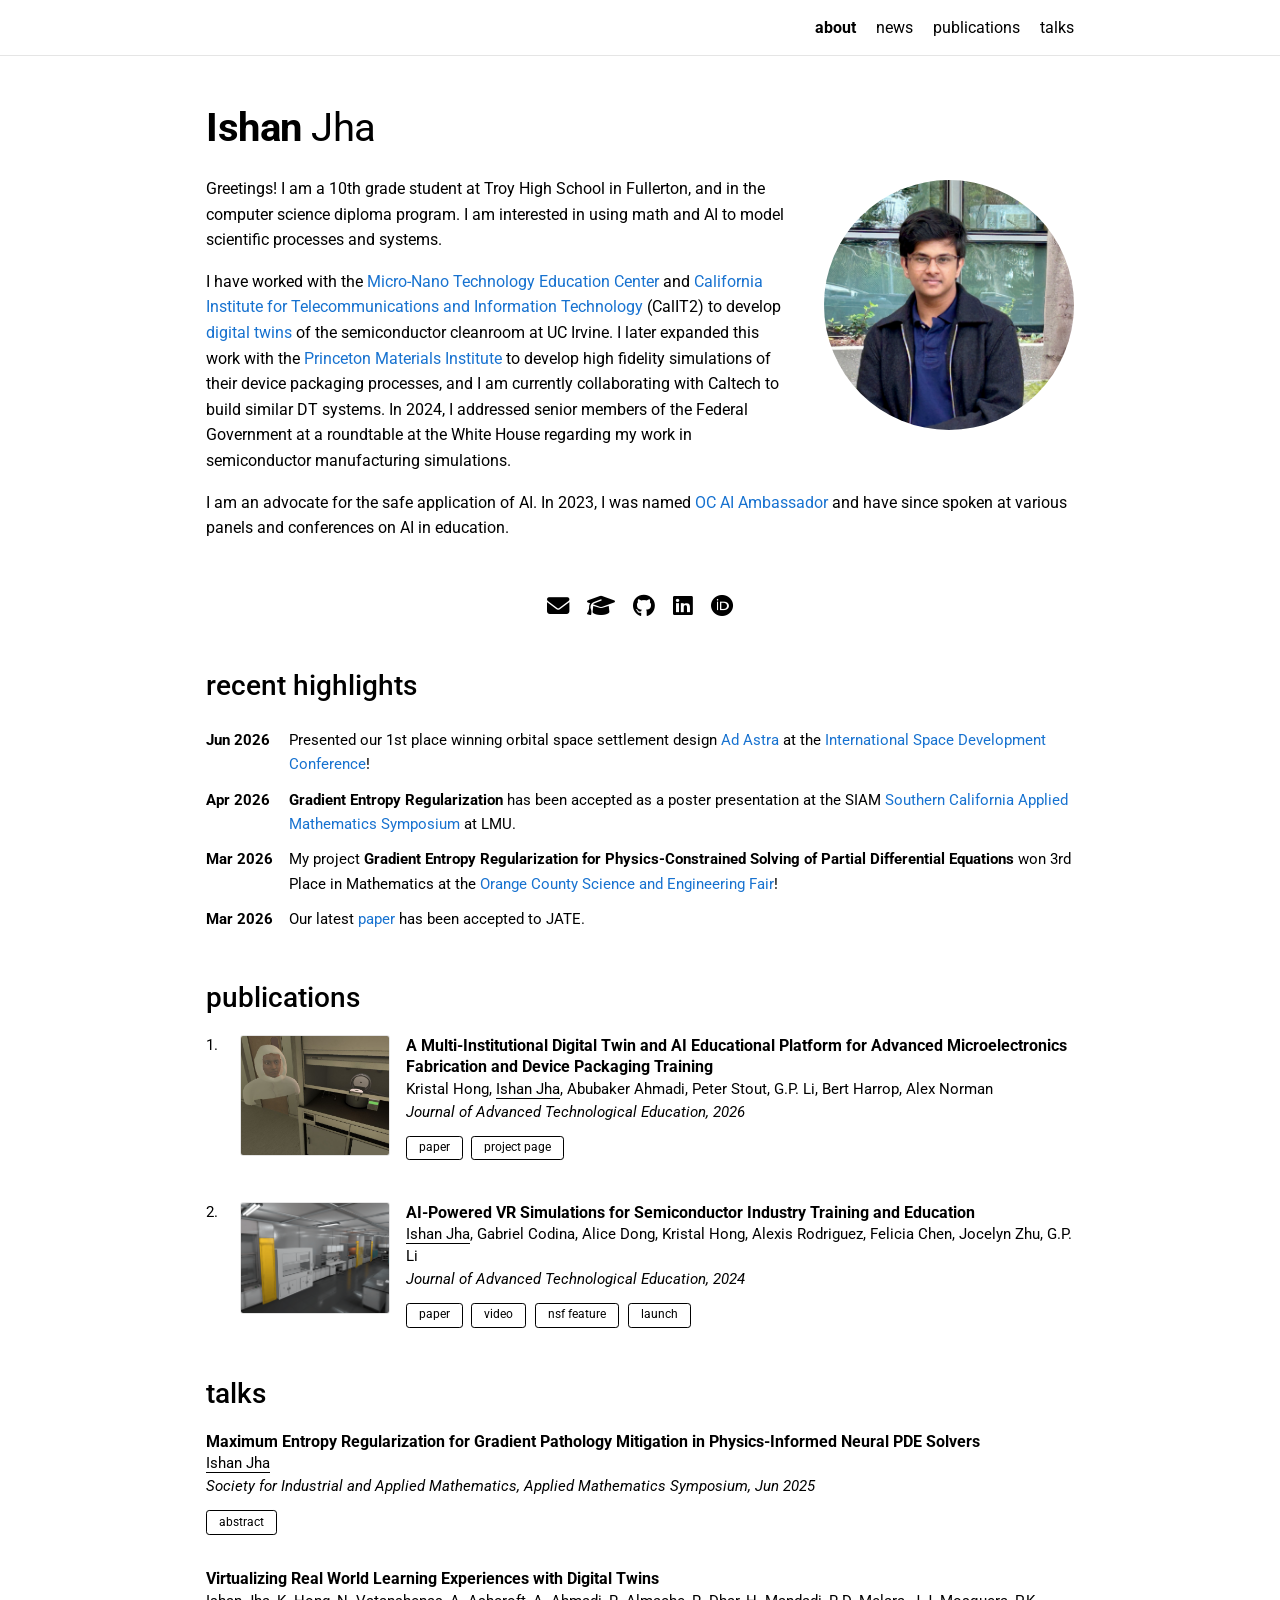
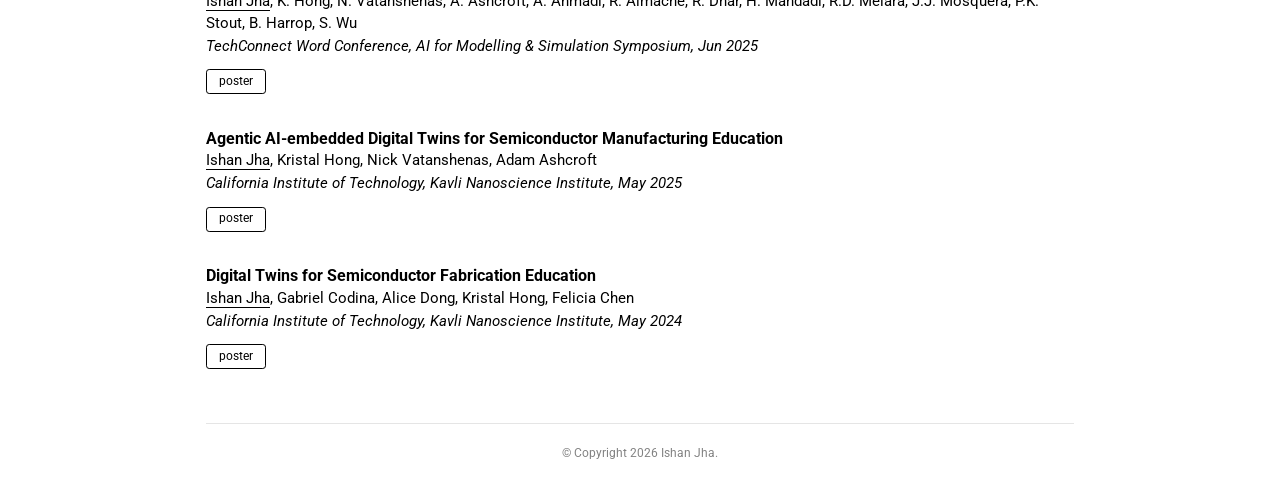
<file: index.html>
<!DOCTYPE html>
<html lang="en">
<head>
    <meta charset="UTF-8">
    <meta name="viewport" content="width=device-width, initial-scale=1, shrink-to-fit=no">
    <title>Ishan Jha</title>

    <!-- al-folio loads Roboto + Roboto Slab from Google Fonts -->
    <link rel="preconnect" href="https://fonts.googleapis.com">
    <link rel="preconnect" href="https://fonts.gstatic.com" crossorigin>
    <link href="https://fonts.googleapis.com/css?family=Roboto:300,400,500,700|Roboto+Slab:100,300,400,500,700&display=swap" rel="stylesheet">

    <link rel="stylesheet" href="https://cdnjs.cloudflare.com/ajax/libs/font-awesome/6.4.0/css/all.min.css">

    <style>
        /* ==========================================================
           Theme variables (al-folio structure, blue instead of purple)
           ========================================================== */
        :root {
            --global-bg-color: #ffffff;
            --global-text-color: #000000;
            --global-text-color-light: #828282;
            --global-theme-color: #1772d0;   /* was purple in al-folio */
            --global-hover-color: #0f5ba6;
            --global-divider-color: rgba(0, 0, 0, 0.1);
        }

        * {
            box-sizing: border-box;
            margin: 0;
            padding: 0;
        }

        html {
            font-size: 16px;
            scroll-behavior: smooth;
        }

        body {
            /* al-folio's base stack: system UI first, Roboto as the web fallback */
            font-family: -apple-system, BlinkMacSystemFont, "Segoe UI", Roboto, Oxygen,
                         Ubuntu, Cantarell, "Open Sans", "Helvetica Neue", sans-serif;
            font-size: 1rem;
            font-weight: 400;
            line-height: 1.6;
            color: var(--global-text-color);
            background-color: var(--global-bg-color);
            padding-top: 56px;
            padding-bottom: 2rem;
            -webkit-font-smoothing: antialiased;
        }

        .container {
            max-width: 900px;
            margin: 0 auto;
            padding: 0 1rem;
        }

        a {
            color: var(--global-theme-color);
            text-decoration: none;
        }

        a:hover,
        a:focus-visible {
            color: var(--global-hover-color);
            text-decoration: underline;
        }

        p {
            margin-bottom: 1rem;
        }

        h1, h2, h3 {
            font-weight: 500;
            line-height: 1.2;
            scroll-margin-top: 72px;
        }

        /* ==========================================================
           Fixed top navigation
           ========================================================== */
        .navbar {
            position: fixed;
            top: 0;
            left: 0;
            right: 0;
            height: 56px;
            background-color: rgba(255, 255, 255, 0.95);
            -webkit-backdrop-filter: saturate(180%) blur(8px);
            backdrop-filter: saturate(180%) blur(8px);
            border-bottom: 1px solid var(--global-divider-color);
            z-index: 1000;
        }

        .navbar .container {
            display: flex;
            align-items: center;
            justify-content: flex-end;
            height: 100%;
        }

        .navbar-nav {
            display: flex;
            align-items: center;
            gap: 1.25rem;
            list-style: none;
        }

        .nav-link {
            color: var(--global-text-color);
            font-size: 1rem;
            font-weight: 400;
        }

        .nav-link:hover {
            color: var(--global-theme-color);
            text-decoration: none;
        }

        .nav-item.active .nav-link {
            font-weight: 700;
        }

        /* ==========================================================
           About header + profile
           ========================================================== */
        .post-header {
            margin: 3rem 0 1.5rem;
        }

        .post-title {
            font-size: 2.5rem;
            font-weight: 400;
            letter-spacing: -0.5px;
        }

        .post-title strong {
            font-weight: 700;
        }

        .post-description {
            margin-top: 0.4rem;
            font-size: 1.15rem;
            color: var(--global-text-color-light);
        }

        .profile {
            float: right;
            width: 34%;
            max-width: 250px;
            margin: 0.25rem 0 1.5rem 2rem;
        }

        .profile img {
            width: 100%;
            aspect-ratio: 1 / 1;
            border-radius: 50%;
            object-fit: cover;
        }

        .clearfix::after {
            content: "";
            display: block;
            clear: both;
        }

        /* ==========================================================
           Section headings
           ========================================================== */
        h2.section-title {
            font-size: 1.75rem;
            font-weight: 500;
            margin: 2.75rem 0 1.25rem;
        }

        h2.section-title a {
            color: inherit;
        }

        h2.section-title a:hover {
            color: var(--global-theme-color);
            text-decoration: none;
        }

        /* ==========================================================
           News table
           ========================================================== */
        table.news {
            width: 100%;
            border-collapse: collapse;
            margin-bottom: 1rem;
        }

        table.news th {
            width: 1%;
            white-space: nowrap;
            text-align: left;
            vertical-align: top;
            font-weight: 700;
            font-size: 0.95rem;
            padding: 0.35rem 1rem 0.35rem 0;
        }

        table.news td {
            vertical-align: top;
            font-size: 0.95rem;
            padding: 0.35rem 0;
        }

        /* ==========================================================
           Bibliography (publications) and talks
           ========================================================== */
        ol.bibliography {
            list-style: none;
            counter-reset: bib;
            padding-left: 0;
        }

        ol.bibliography > li {
            counter-increment: bib;
            display: flex;
            align-items: flex-start;
            gap: 1rem;
            margin-bottom: 2.25rem;
        }

        ol.bibliography > li::before {
            content: counter(bib) ".";
            flex: 0 0 1.1rem;
            font-size: 0.95rem;
            line-height: 1.4;
        }

        .preview {
            flex: 0 0 150px;
        }

        .preview img {
            width: 100%;
            height: auto;
            border: 1px solid var(--global-divider-color);
            border-radius: 3px;
        }

        .entry-body {
            flex: 1 1 auto;
            min-width: 0;
        }

        .title {
            font-size: 1rem;
            font-weight: 700;
            line-height: 1.35;
        }

        .title a {
            color: var(--global-text-color);
        }

        .title a:hover {
            color: var(--global-theme-color);
            text-decoration: none;
        }

        .author {
            font-size: 0.95rem;
            line-height: 1.45;
        }

        .author .self {
            font-style: normal;
            border-bottom: 1px solid var(--global-text-color);
        }

        .periodical {
            font-size: 0.95rem;
            font-style: italic;
        }

        .links {
            margin-top: 0.55rem;
        }

        .links a.btn {
            display: inline-block;
            font-size: 0.75rem;
            line-height: 1.3;
            padding: 0.22rem 0.75rem;
            margin: 0 0.3rem 0.35rem 0;
            color: var(--global-text-color);
            border: 1px solid var(--global-text-color);
            border-radius: 0.2rem;
        }

        .links a.btn:hover {
            color: var(--global-theme-color);
            border-color: var(--global-theme-color);
            text-decoration: none;
        }

        .talks .entry {
            margin-bottom: 1.75rem;
        }

        /* ==========================================================
           Social icons + footer
           ========================================================== */
        .social {
            text-align: center;
            margin: 2rem 0 0.5rem;
        }

        .social .contact-icons {
            font-size: 1.4rem;
        }

        .social .contact-icons a {
            color: var(--global-text-color);
            margin: 0 0.4rem;
        }

        .social .contact-icons a:hover {
            color: var(--global-theme-color);
            text-decoration: none;
        }

        footer {
            margin-top: 3rem;
            padding-top: 1.25rem;
            border-top: 1px solid var(--global-divider-color);
            text-align: center;
            font-size: 0.75rem;
            color: var(--global-text-color-light);
        }

        /* ==========================================================
           Responsive
           ========================================================== */
        @media (max-width: 700px) {
            .navbar-nav {
                gap: 0.9rem;
            }

            .nav-link {
                font-size: 0.9rem;
            }

            .post-title {
                font-size: 2rem;
            }

            .profile {
                float: none;
                width: 60%;
                max-width: 200px;
                margin: 0 auto 1.5rem;
            }

            ol.bibliography > li {
                flex-wrap: wrap;
            }

            .preview {
                flex: 0 0 100%;
                max-width: 200px;
            }
        }

        @media (prefers-reduced-motion: reduce) {
            html {
                scroll-behavior: auto;
            }
        }
    </style>
</head>
<body>

    <!-- TOP NAVIGATION -->
    <nav class="navbar">
        <div class="container">
            <ul class="navbar-nav">
                <li class="nav-item active"><a class="nav-link" href="#top">about</a></li>
                <li class="nav-item"><a class="nav-link" href="#news">news</a></li>
                <li class="nav-item"><a class="nav-link" href="#publications">publications</a></li>
                <li class="nav-item"><a class="nav-link" href="#talks">talks</a></li>
            </ul>
        </div>
    </nav>

    <div class="container" id="top">

        <!-- ABOUT -->
        <article>
            <div class="post-header">
                <h1 class="post-title"><strong>Ishan</strong> Jha</h1>
            </div>

            <div class="profile">
                <img src="IMG_1922.jpeg" alt="Ishan Jha">
            </div>

            <div class="post-content clearfix">
                <p>Greetings! I am a 10th grade student at Troy High School in Fullerton, and in the computer science diploma program. I am interested in using math and AI to model scientific processes and systems.</p>

                <p>I have worked with the <a href="https://micronanoeducation.org" target="_blank">Micro-Nano Technology Education Center</a> and <a href="https://www.calit2.uci.edu" target="_blank">California Institute for Telecommunications and Information Technology</a> (CalIT2) to develop <a href="https://en.wikipedia.org/wiki/Simulations_and_games_in_industry_education" target="_blank">digital twins</a> of the semiconductor cleanroom at UC Irvine. I later expanded this work with the <a href="https://materials.princeton.edu" target="_blank">Princeton Materials Institute</a> to develop high fidelity simulations of their device packaging processes, and I am currently collaborating with Caltech to build similar DT systems. In 2024, I addressed senior members of the Federal Government at a roundtable at the White House regarding my work in semiconductor manufacturing simulations.</p>

                <p>I am an advocate for the safe application of AI. In 2023, I was named <a href="https://ocde.us/Pages/Home.aspx" target="_blank">OC AI Ambassador</a> and have since spoken at various panels and conferences on AI in education.</p>
            </div>

            <div class="social">
                <div class="contact-icons">
                    <a href="mailto:ishanyjha@gmail.com" title="Email"><i class="fa-solid fa-envelope"></i></a>
                    <a href="https://scholar.google.com/citations?user=KJxBoMAAAAAJ&hl=en&" target="_blank" title="Google Scholar"><i class="fa-solid fa-graduation-cap"></i></a>
                    <a href="https://github.com/ishanyjha" target="_blank" title="GitHub"><i class="fa-brands fa-github"></i></a>
                    <a href="https://www.linkedin.com/in/ishan-j-871094354/" target="_blank" title="LinkedIn"><i class="fa-brands fa-linkedin"></i></a>
                    <a href="https://orcid.org/0009-0009-4202-9139" target="_blank" title="ORCID"><i class="fa-brands fa-orcid"></i></a>
                </div>
            </div>

            <!-- NEWS -->
            <h2 class="section-title" id="news">recent highlights</h2>
            <table class="news">
                <tbody>
                    <tr>
                        <th scope="row">Jun 2026</th>
                        <td>Presented our 1st place winning orbital space settlement design <a href="https://drive.google.com/file/d/1yrLhhtL4hJG6lbQ-jq8W8Y3J7CUIvzwR/view?usp=sharing" target="_blank">Ad Astra</a> at the <a href="https://nss.org/nss-space-settlement-contest" target="_blank">International Space Development Conference</a>!</td>
                    </tr>
                    <tr>
                        <th scope="row">Apr 2026</th>
                        <td><b>Gradient Entropy Regularization</b> has been accepted as a poster presentation at the SIAM <a href="https://www.socams.org/" target="_blank">Southern California Applied Mathematics Symposium</a> at LMU.</td>
                    </tr>
                    <tr>
                        <th scope="row">Mar 2026</th>
                        <td>My project <b>Gradient Entropy Regularization for Physics-Constrained Solving of Partial Differential Equations</b> won 3rd Place in Mathematics at the <a href="https://ocsef.org/fair/awards" target="_blank">Orange County Science and Engineering Fair</a>!</td>
                    </tr>
                    <tr>
                        <th scope="row">Mar 2026</th>
                        <td>Our latest <a href="https://zenodo.org/records/19241366" target="_blank">paper</a> has been accepted to JATE.</td>
                    </tr>
                </tbody>
            </table>

            <!-- PUBLICATIONS -->
            <h2 class="section-title" id="publications">publications</h2>
            <ol class="bibliography">
                <li>
                    <div class="preview">
                        <img src="snip.JPG" alt="Paper Thumbnail">
                    </div>
                    <div class="entry-body">
                        <div class="title"><a href="https://zenodo.org/records/19241366" target="_blank">A Multi-Institutional Digital Twin and AI Educational Platform for Advanced Microelectronics Fabrication and Device Packaging Training</a></div>
                        <div class="author">Kristal Hong, <em class="self">Ishan Jha</em>, Abubaker Ahmadi, Peter Stout, G.P. Li, Bert Harrop, Alex Norman</div>
                        <div class="periodical">Journal of Advanced Technological Education, 2026</div>
                        <div class="links">
                            <a class="btn" href="https://zenodo.org/records/19241366" target="_blank">paper</a>
                            <a class="btn" href="https://ishanyjha.github.io/dtai.html" target="_blank">project page</a>
                        </div>
                    </div>
                </li>
                <li>
                    <div class="preview">
                        <img src="Visual1.png" alt="Paper Thumbnail">
                    </div>
                    <div class="entry-body">
                        <div class="title"><a href="https://zenodo.org/records/14933891" target="_blank">AI-Powered VR Simulations for Semiconductor Industry Training and Education</a></div>
                        <div class="author"><em class="self">Ishan Jha</em>, Gabriel Codina, Alice Dong, Kristal Hong, Alexis Rodriguez, Felicia Chen, Jocelyn Zhu, G.P. Li</div>
                        <div class="periodical">Journal of Advanced Technological Education, 2024</div>
                        <div class="links">
                            <a class="btn" href="https://zenodo.org/records/14933891" target="_blank">paper</a>
                            <a class="btn" href="https://www.youtube.com/watch?v=Ri-jqU0WzQM&t=5s" target="_blank">video</a>
                            <a class="btn" href="https://www.nsf.gov/news/sparking-curiosity-future-semiconductor-workforce" target="_blank">nsf feature</a>
                            <a class="btn" href="https://launch.siminsights.com?s=f70bd167-3f04-4f28-8339-7ff5fab28807" target="_blank">launch</a>
                        </div>
                    </div>
                </li>
            </ol>

            <!-- TALKS -->
            <h2 class="section-title" id="talks">talks</h2>
            <div class="talks">
                <div class="entry">
                    <div class="title">Maximum Entropy Regularization for Gradient Pathology Mitigation in Physics-Informed Neural PDE Solvers</div>
                    <div class="author"><em class="self">Ishan Jha</em></div>
                    <div class="periodical">Society for Industrial and Applied Mathematics, Applied Mathematics Symposium, Jun 2025</div>
                    <div class="links">
                        <a class="btn" href="https://www.socams.org/schedule" target="_blank">abstract</a>
                    </div>
                </div>

                <div class="entry">
                    <div class="title">Virtualizing Real World Learning Experiences with Digital Twins</div>
                    <div class="author"><em class="self">Ishan Jha</em>, K. Hong, N. Vatanshenas, A. Ashcroft, A. Ahmadi, R. Almache, R. Dhar, H. Mandadi, R.D. Melara, J.J. Mosquera, P.K. Stout, B. Harrop, S. Wu</div>
                    <div class="periodical">TechConnect Word Conference, AI for Modelling &amp; Simulation Symposium, Jun 2025</div>
                    <div class="links">
                        <a class="btn" href="https://princeton.edu" target="_blank">poster</a>
                    </div>
                </div>

                <div class="entry">
                    <div class="title">Agentic AI-embedded Digital Twins for Semiconductor Manufacturing Education</div>
                    <div class="author"><em class="self">Ishan Jha</em>, Kristal Hong, Nick Vatanshenas, Adam Ashcroft</div>
                    <div class="periodical">California Institute of Technology, Kavli Nanoscience Institute, May 2025</div>
                    <div class="links">
                        <a class="btn" href="https://github.com/Ishanyjha/ishanyjha.github.io/blob/b8a08e5515cd70a42ba76ed5155820049a36e841/Poster%20for%20Caltech%202025.pdf" target="_blank">poster</a>
                    </div>
                </div>


                <div class="entry">
                    <div class="title">Digital Twins for Semiconductor Fabrication Education</div>
                    <div class="author"><em class="self">Ishan Jha</em>, Gabriel Codina, Alice Dong, Kristal Hong, Felicia Chen</div>
                    <div class="periodical">California Institute of Technology, Kavli Nanoscience Institute, May 2024</div>
                    <div class="links">
                        <a class="btn" href="https://github.com/Ishanyjha/ishanyjha.github.io/blob/2c21d5897545eb75615c337f28bb3d09b966de41/UCI%20START%20Academic%20Poster%20(1).pdf" target="_blank">poster</a>
                    </div>
                </div>

            </div>
        </article>

        <footer>
            &copy; Copyright 2026 Ishan Jha.
        </footer>

    </div>

</body>
</html>
</file>
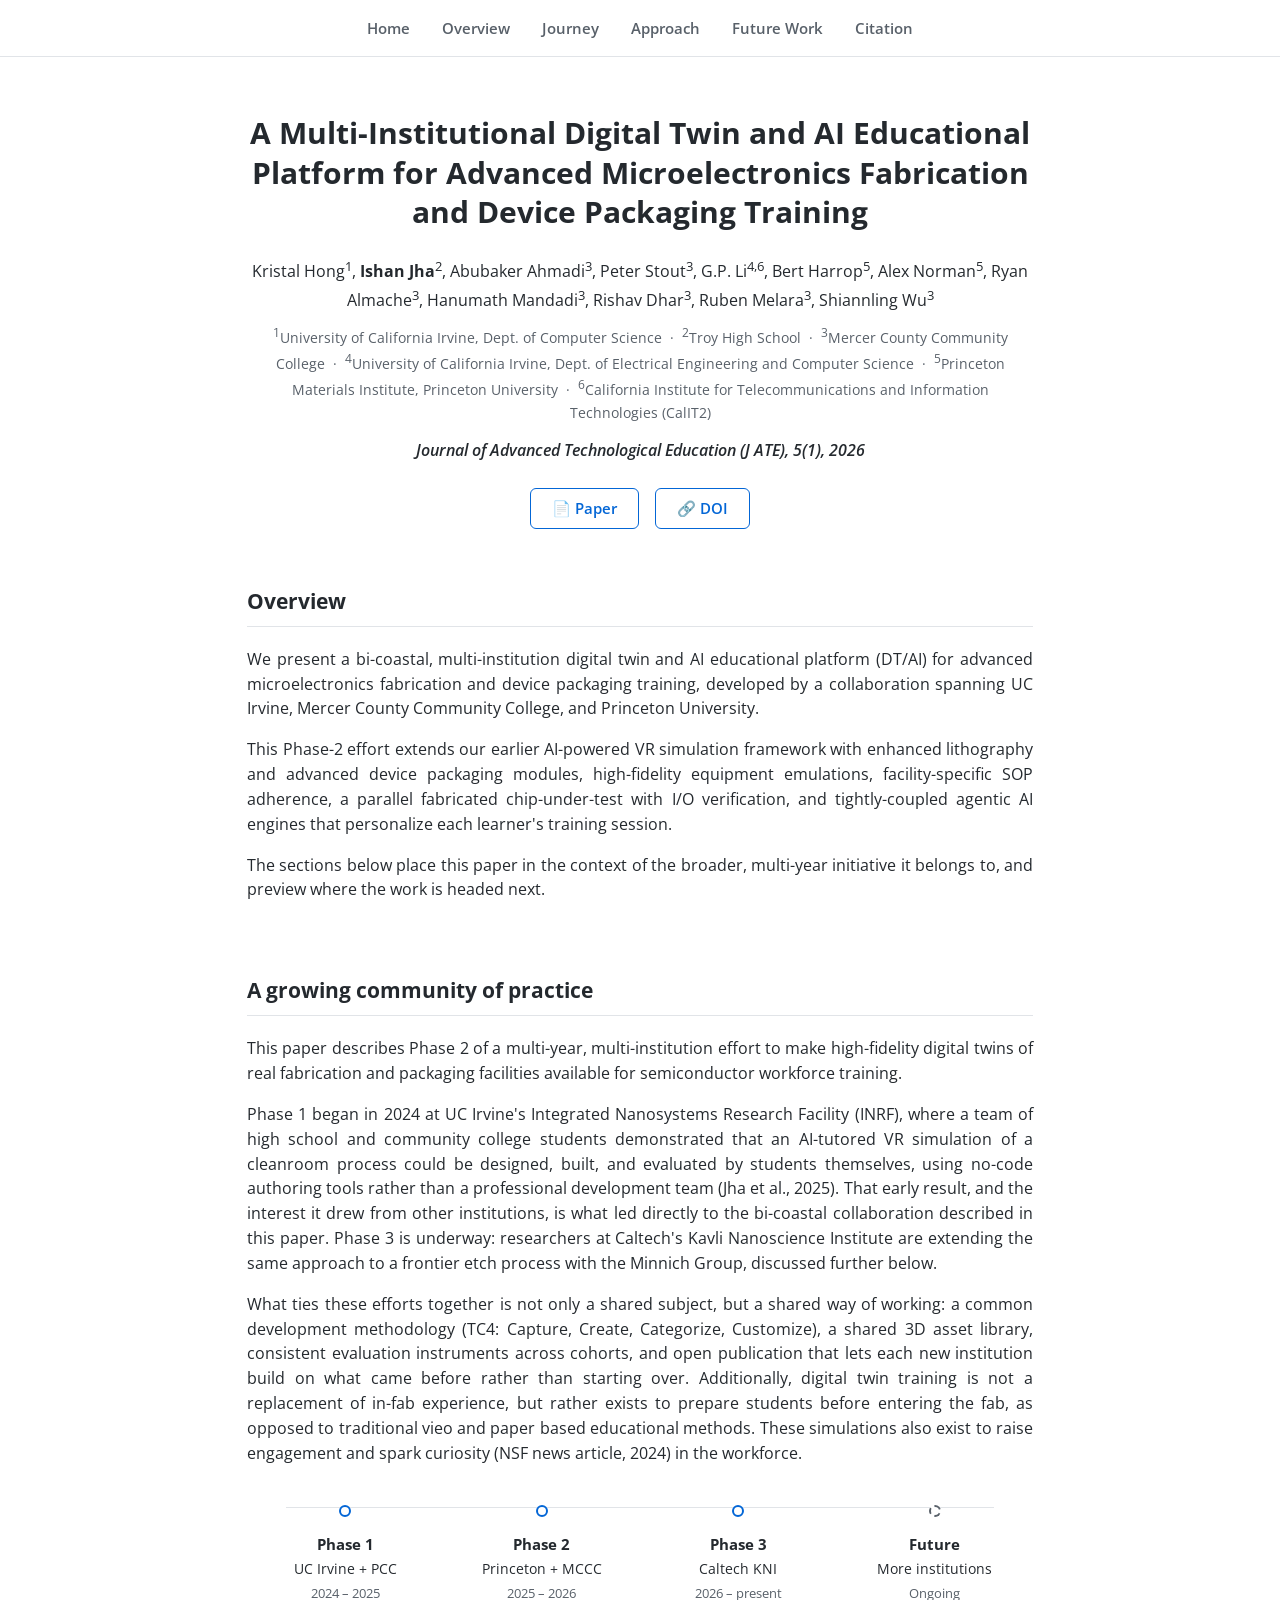
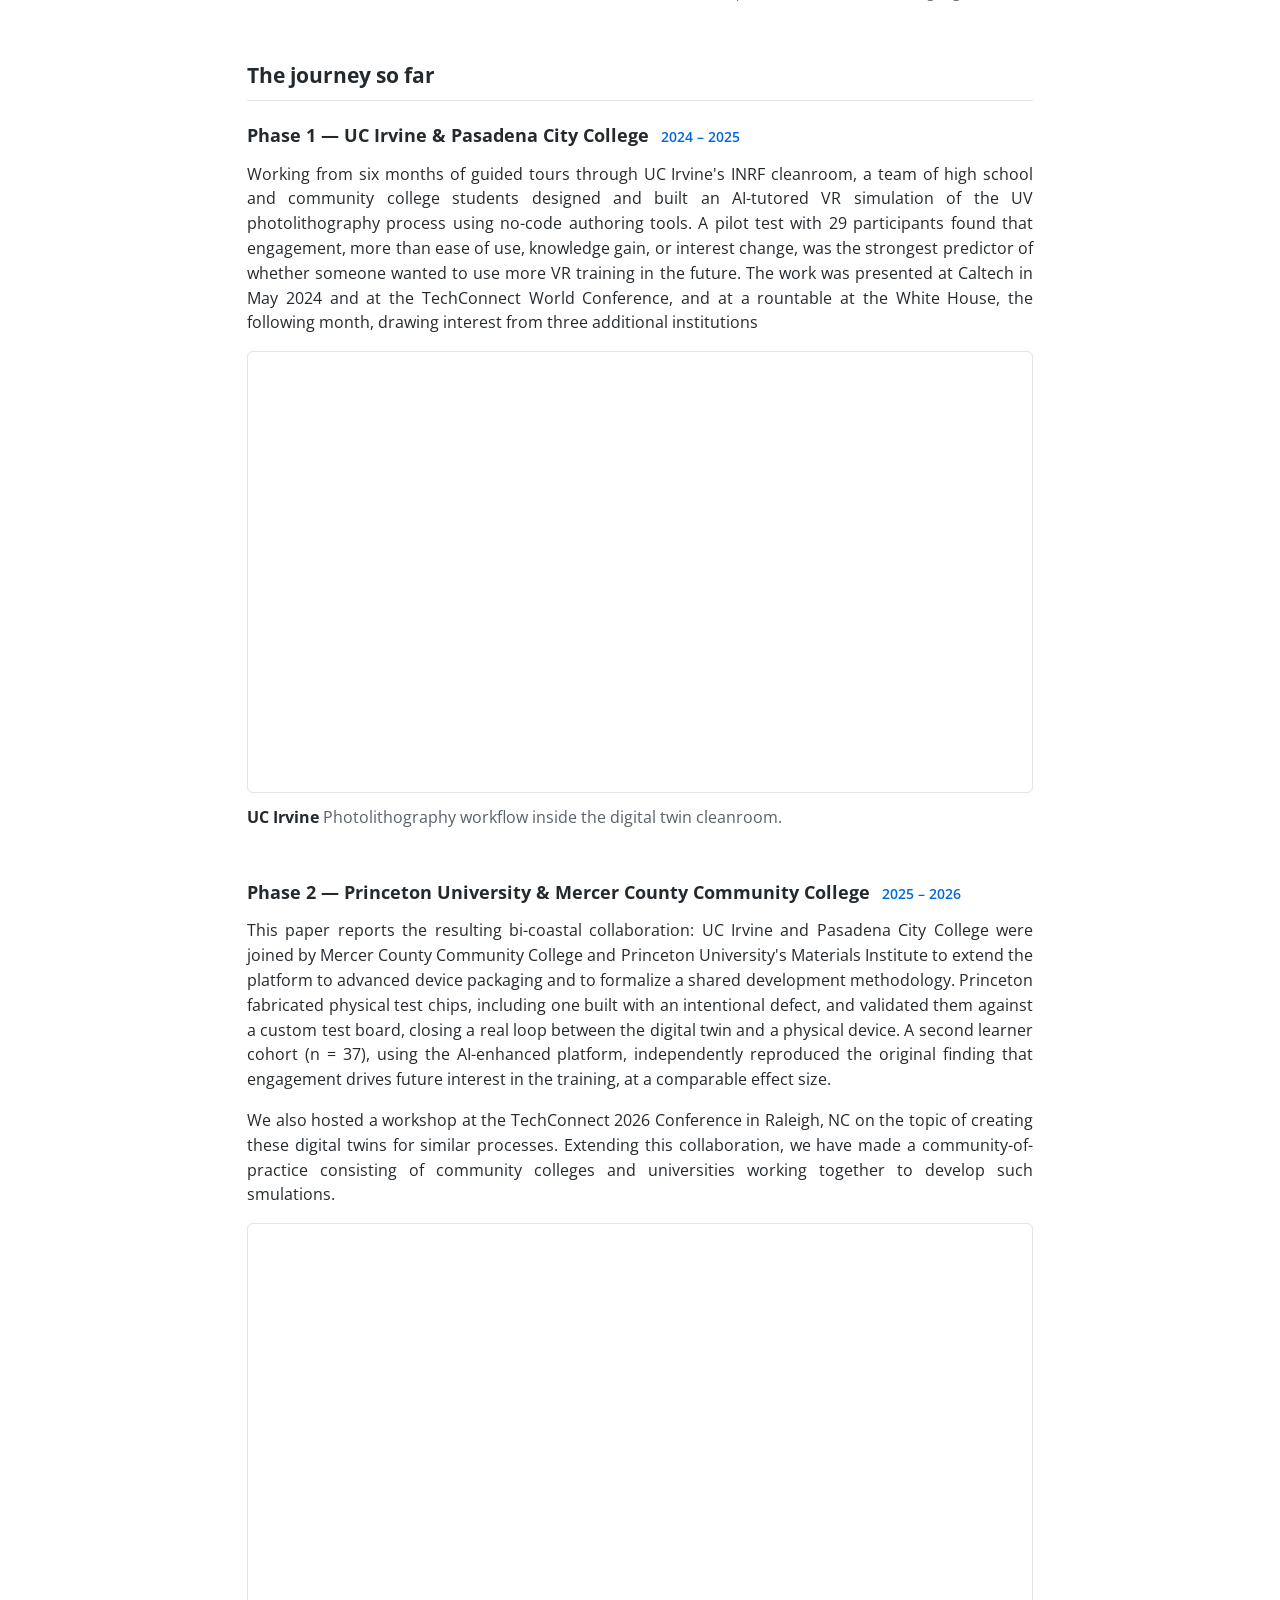
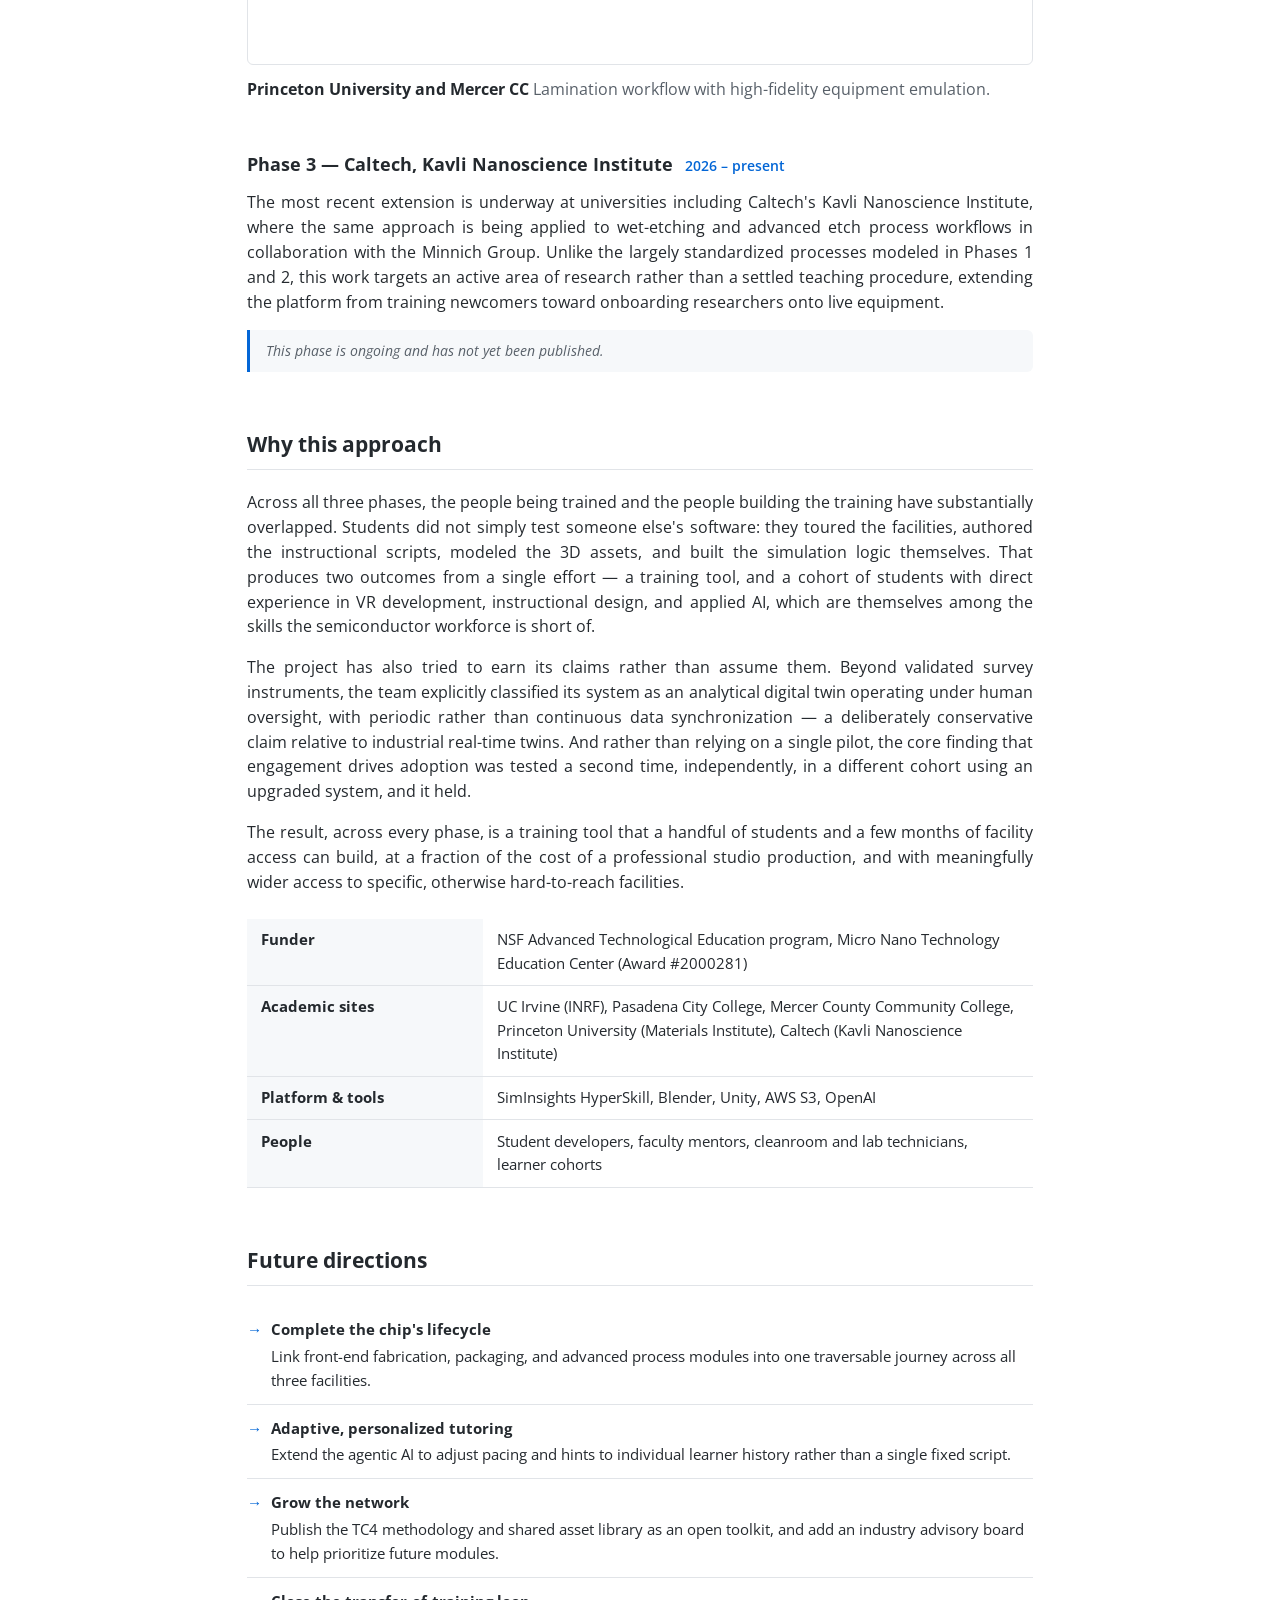
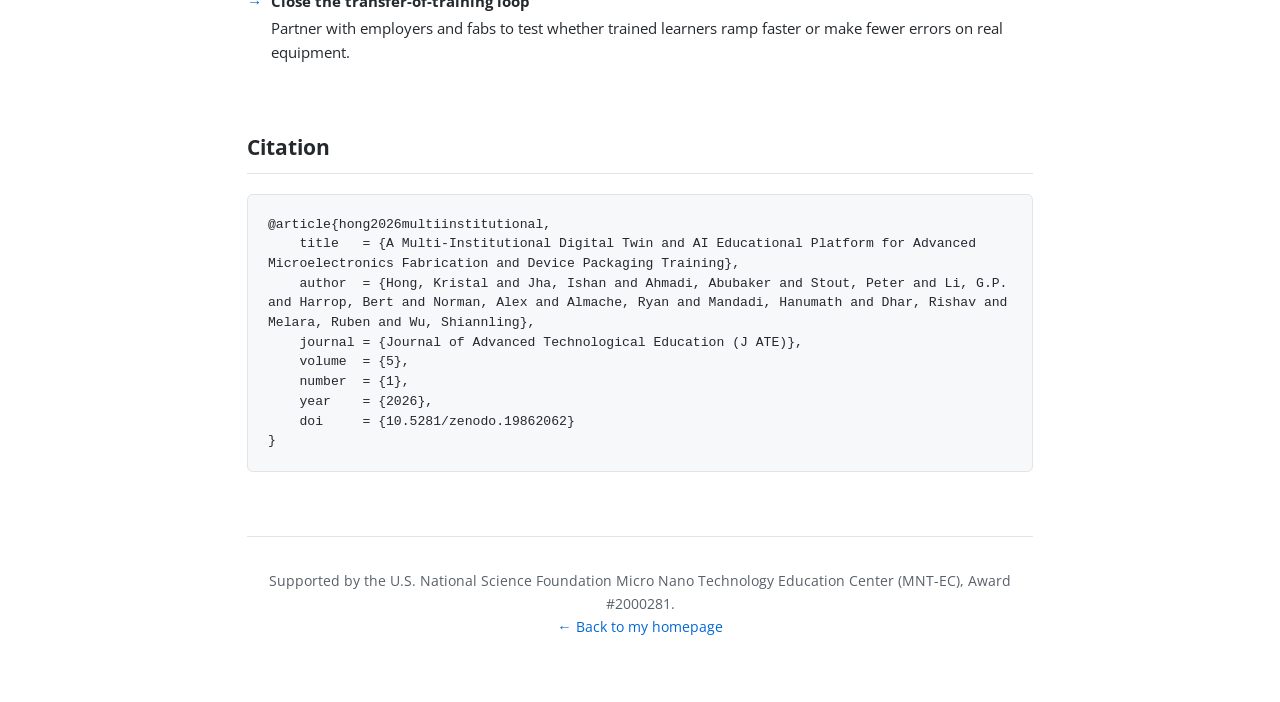
<file: dtai.html>
<!DOCTYPE html>
<html lang="en">
<head>
    <meta charset="UTF-8">
    <meta name="viewport" content="width=device-width, initial-scale=1.0">
    <title>Multi-Institutional Digital Twin and AI Educational Platform</title>
    <link href="https://fonts.googleapis.com/css2?family=Open+Sans:ital,wght@0,300;0,400;0,600;0,700;1,400&display=swap" rel="stylesheet">

    <style>
        :root {
            --theme-color: #0366d6;
            --theme-hover: #004085;
            --text-main: #24292e;
            --text-muted: #586069;
            --bg-body: #ffffff;
            --border-color: #e1e4e8;
            --placeholder-bg: #f6f8fa;
        }

        * {
            box-sizing: border-box;
            margin: 0;
            padding: 0;
        }

        body {
            font-family: 'Open Sans', sans-serif;
            color: var(--text-main);
            line-height: 1.6;
            background: var(--bg-body);
            -webkit-font-smoothing: antialiased;
        }

        /* Top nav — mirrors portfolio */
        .top-nav-wrapper {
            border-bottom: 1px solid var(--border-color);
            margin-bottom: 3.5rem;
        }

        .top-nav {
            display: flex;
            justify-content: center;
            flex-wrap: wrap;
            gap: 2rem;
            padding: 1rem 0;
            max-width: 1000px;
            margin: 0 auto;
        }

        .top-nav a {
            color: var(--text-muted);
            text-decoration: none;
            font-weight: 600;
            font-size: 0.95rem;
            transition: color 0.2s ease;
        }

        .top-nav a:hover {
            color: var(--text-main);
        }

        .container {
            max-width: 850px;
            margin: 0 auto;
            padding: 0 2rem 4rem 2rem;
        }

        /* Header block */
        .paper-title {
            text-align: center;
            font-size: 1.9rem;
            font-weight: 700;
            line-height: 1.3;
            margin-bottom: 1.5rem;
        }

        .paper-authors {
            text-align: center;
            font-size: 1rem;
            margin-bottom: 0.6rem;
        }

        .paper-authors a {
            color: var(--theme-color);
            text-decoration: none;
        }

        .paper-authors a:hover {
            text-decoration: underline;
        }

        .author-highlight {
            font-weight: 700;
        }

        .paper-affiliations {
            text-align: center;
            font-size: 0.9rem;
            color: var(--text-muted);
            margin-bottom: 0.9rem;
        }

        .paper-venue {
            text-align: center;
            font-size: 1rem;
            font-weight: 600;
            font-style: italic;
            margin-bottom: 1.5rem;
        }

        /* Paper / DOI buttons */
        .link-buttons {
            text-align: center;
            margin-bottom: 3rem;
        }

        .link-buttons a {
            display: inline-block;
            margin: 0 0.4rem 0.5rem 0.4rem;
            padding: 0.45rem 1.3rem;
            border: 1px solid var(--theme-color);
            border-radius: 6px;
            color: var(--theme-color);
            text-decoration: none;
            font-weight: 600;
            font-size: 0.95rem;
            transition: background 0.2s ease, color 0.2s ease;
        }

        .link-buttons a:hover {
            background: var(--theme-color);
            color: #ffffff;
        }

        /* Sections */
        .section {
            margin-bottom: 3.5rem;
        }

        .section-header {
            font-size: 1.3rem;
            font-weight: 700;
            margin-bottom: 1.25rem;
            padding-bottom: 0.5rem;
            border-bottom: 1px solid var(--border-color);
        }

        .section p {
            margin-bottom: 1rem;
            font-size: 0.97rem;
            text-align: justify;
        }

        /* Overview layout: text + visual placeholder side by side */
        .overview-flex {
            display: flex;
            gap: 2.5rem;
            align-items: center;
        }

        .overview-text {
            flex: 1.2;
        }

        .overview-visual {
            flex: 1;
        }

        /* Generic media placeholder (swap for real <img>/<video> later) */
        .placeholder {
            width: 100%;
            aspect-ratio: 16 / 9;
            background: var(--placeholder-bg);
            border: 1px dashed var(--border-color);
            border-radius: 6px;
            display: flex;
            flex-direction: column;
            align-items: center;
            justify-content: center;
            gap: 0.4rem;
            color: var(--text-muted);
            font-size: 0.9rem;
            text-align: center;
            padding: 1rem;
        }

        .placeholder .ph-icon {
            font-size: 2rem;
            line-height: 1;
        }

        /* Video blocks: video -> caption, stacked */
        .video-block {
            margin-bottom: 1.75rem;
        }

        .video-block:last-child {
            margin-bottom: 0;
        }

        /* Responsive 16:9 wrapper for YouTube iframes */
        .video-embed {
            position: relative;
            width: 100%;
            aspect-ratio: 16 / 9;
            border: 1px solid var(--border-color);
            border-radius: 6px;
            overflow: hidden;
        }

        .video-embed iframe {
            position: absolute;
            top: 0;
            left: 0;
            width: 100%;
            height: 100%;
            border: 0;
        }

        .video-caption {
            margin-top: 0.75rem;
            font-size: 0.9rem;
            color: var(--text-muted);
            text-align: center;
        }

        .video-caption strong {
            color: var(--text-main);
        }

        /* Citation */
        .citation-box {
            background: var(--placeholder-bg);
            border: 1px solid var(--border-color);
            border-radius: 6px;
            padding: 1.25rem;
            font-family: 'Courier New', Courier, monospace;
            font-size: 0.82rem;
            white-space: pre-wrap;
            overflow-x: auto;
            line-height: 1.5;
        }

        footer {
            margin-top: 4rem;
            padding-top: 2rem;
            border-top: 1px solid var(--border-color);
            text-align: center;
            color: var(--text-muted);
            font-size: 0.9rem;
        }

        footer a {
            color: var(--theme-color);
            text-decoration: none;
        }

        footer a:hover {
            text-decoration: underline;
        }

        /* --- Narrative / journey additions --- */

        .timeline {
            display: flex;
            justify-content: space-between;
            align-items: flex-start;
            position: relative;
            margin: 2rem 0 0.5rem 0;
            padding-top: 0.5rem;
        }

        .timeline::before {
            content: "";
            position: absolute;
            top: 10px;
            left: 5%;
            right: 5%;
            height: 1px;
            background: var(--border-color);
        }

        .timeline-item {
            flex: 1;
            text-align: center;
            position: relative;
            padding: 0 0.5rem;
        }

        .timeline-dot {
            width: 12px;
            height: 12px;
            border-radius: 50%;
            background: var(--bg-body);
            border: 2px solid var(--theme-color);
            margin: 0 auto 0.9rem auto;
            position: relative;
            z-index: 1;
        }

        .timeline-item.is-future .timeline-dot {
            border-style: dashed;
            border-color: var(--text-muted);
        }

        .timeline-phase {
            font-weight: 700;
            font-size: 0.95rem;
            margin-bottom: 0.15rem;
        }

        .timeline-inst {
            font-size: 0.85rem;
            color: var(--text-main);
            margin-bottom: 0.15rem;
        }

        .timeline-date {
            font-size: 0.8rem;
            color: var(--text-muted);
        }

        .phase-block {
            margin-bottom: 3rem;
        }

        .phase-block:last-child {
            margin-bottom: 0;
        }

        .phase-heading {
            display: flex;
            align-items: baseline;
            gap: 0.75rem;
            flex-wrap: wrap;
            margin-bottom: 0.75rem;
        }

        .phase-heading h3 {
            font-size: 1.1rem;
            font-weight: 700;
        }

        .phase-heading .phase-dates {
            font-size: 0.85rem;
            color: var(--theme-color);
            font-weight: 600;
        }

        .status-note {
            border-left: 3px solid var(--theme-color);
            padding: 0.6rem 1rem;
            margin: 0.75rem 0 1.25rem 0;
            font-size: 0.88rem;
            font-style: italic;
            color: var(--text-muted);
            background: var(--placeholder-bg);
            border-radius: 0 6px 6px 0;
        }

        .ecosystem-table {
            width: 100%;
            border-collapse: collapse;
            font-size: 0.92rem;
            margin: 1.5rem 0 0.5rem 0;
        }

        .ecosystem-table th,
        .ecosystem-table td {
            text-align: left;
            padding: 0.6rem 0.9rem;
            border-bottom: 1px solid var(--border-color);
            vertical-align: top;
        }

        .ecosystem-table th {
            font-weight: 700;
            background: var(--placeholder-bg);
            width: 30%;
        }

        .future-list {
            list-style: none;
        }

        .future-list li {
            padding: 0.7rem 0 0.7rem 1.5rem;
            border-bottom: 1px solid var(--border-color);
            position: relative;
            font-size: 0.95rem;
        }

        .future-list li:last-child {
            border-bottom: none;
        }

        .future-list li::before {
            content: "\2192";
            position: absolute;
            left: 0;
            color: var(--theme-color);
            font-weight: 700;
        }

        .future-list strong {
            display: block;
            margin-bottom: 0.15rem;
        }

        /* Mobile */
        @media (max-width: 768px) {
            .overview-flex {
                flex-direction: column;
                gap: 1.5rem;
            }
            .paper-title {
                font-size: 1.5rem;
            }
            .timeline {
                flex-direction: column;
                gap: 1.5rem;
            }
            .timeline::before {
                display: none;
            }
            .ecosystem-table th {
                width: 40%;
            }
        }
    </style>
</head>
<body>

    <div class="top-nav-wrapper">
        <nav class="top-nav">
            <a href="https://ishanyjha.github.io">Home</a>
            <a href="#overview">Overview</a>
            <a href="#journey">Journey</a>
            <a href="#approach">Approach</a>
            <a href="#future">Future Work</a>
            <a href="#citation">Citation</a>
        </nav>
    </div>

    <div class="container">

        <h1 class="paper-title">A Multi-Institutional Digital Twin and AI Educational Platform for Advanced Microelectronics Fabrication and Device Packaging Training</h1>

        <p class="paper-authors">
            Kristal Hong<sup>1</sup>, <span class="author-highlight">Ishan Jha</span><sup>2</sup>, Abubaker Ahmadi<sup>3</sup>, Peter Stout<sup>3</sup>, G.P. Li<sup>4,6</sup>, Bert Harrop<sup>5</sup>, Alex Norman<sup>5</sup>, Ryan Almache<sup>3</sup>, Hanumath Mandadi<sup>3</sup>, Rishav Dhar<sup>3</sup>, Ruben Melara<sup>3</sup>, Shiannling Wu<sup>3</sup>
        </p>

        <p class="paper-affiliations">
            <sup>1</sup>University of California Irvine, Dept. of Computer Science &nbsp;·&nbsp;
            <sup>2</sup>Troy High School &nbsp;·&nbsp;
            <sup>3</sup>Mercer County Community College &nbsp;·&nbsp;
            <sup>4</sup>University of California Irvine, Dept. of Electrical Engineering and Computer Science &nbsp;·&nbsp;
            <sup>5</sup>Princeton Materials Institute, Princeton University &nbsp;·&nbsp;
            <sup>6</sup>California Institute for Telecommunications and Information Technologies (CalIT2)
        </p>

        <p class="paper-venue">Journal of Advanced Technological Education (J ATE), 5(1), 2026</p>

        <div class="link-buttons">
            <a href="https://zenodo.org/records/19862062" target="_blank">📄 Paper</a>
            <a href="https://doi.org/10.5281/zenodo.19862062" target="_blank">🔗 DOI</a>
        </div>

        <section class="section" id="overview">
            <h2 class="section-header">Overview</h2>
            <div class="overview-flex">
                <div class="overview-text">
                    <p>
                        We present a bi-coastal, multi-institution digital twin and AI educational platform (DT/AI) for advanced microelectronics fabrication and device packaging training, 
                        developed by a collaboration spanning UC Irvine, Mercer County Community College, and Princeton University.
                    </p>
                    <p>
                        This Phase-2 effort extends our earlier AI-powered VR simulation framework with enhanced lithography and advanced device packaging modules, high-fidelity equipment emulations, facility-specific SOP adherence, a parallel fabricated chip-under-test with I/O verification, and tightly-coupled agentic AI engines that personalize each learner's training session.
                    </p>
                    <p>
                        The sections below place this paper in the context of the broader, multi-year initiative it belongs to, and preview where the work is headed next.
                    </p>
                </div>
            </div>
        </section>

        <section class="section" id="community">
            <h2 class="section-header">A growing community of practice</h2>
            <p>
                This paper describes Phase 2 of a multi-year, multi-institution effort to make high-fidelity digital twins of real fabrication and packaging facilities available for semiconductor workforce training.
            <p>
                Phase 1 began in 2024 at UC Irvine's Integrated Nanosystems Research Facility (INRF), where a team of high school and community college students demonstrated that an AI-tutored VR simulation of a 
                cleanroom process could be designed, built, and evaluated by students themselves, using no-code authoring tools rather than a professional development team (Jha et al., 2025). That early result, 
                and the interest it drew from other institutions, is what led directly to the bi-coastal collaboration described in this paper. 
                Phase 3 is underway: researchers at Caltech's Kavli Nanoscience Institute are extending the same approach to a frontier etch process with the Minnich Group, discussed further below.
            </p>
            <p>
                What ties these efforts together is not only a shared subject, but a shared way of working: a common development methodology (TC4: Capture, Create, Categorize, Customize), a shared 3D asset library, 
                consistent evaluation instruments across cohorts, and open publication that lets each new institution build on what came before rather than starting over. Additionally, digital twin training is not a replacement of in-fab experience, but rather
                exists to prepare students before entering the fab, as opposed to traditional vieo and paper based educational methods. These simulations also exist to raise engagement and spark curiosity (NSF news article, 2024) in the workforce.
            </p>

            <div class="timeline" role="list" aria-label="Project timeline">
                <div class="timeline-item" role="listitem">
                    <div class="timeline-dot"></div>
                    <div class="timeline-phase">Phase 1</div>
                    <div class="timeline-inst">UC Irvine + PCC</div>
                    <div class="timeline-date">2024 – 2025</div>
                </div>
                <div class="timeline-item" role="listitem">
                    <div class="timeline-dot"></div>
                    <div class="timeline-phase">Phase 2</div>
                    <div class="timeline-inst">Princeton + MCCC</div>
                    <div class="timeline-date">2025 – 2026</div>
                </div>
                <div class="timeline-item" role="listitem">
                    <div class="timeline-dot"></div>
                    <div class="timeline-phase">Phase 3</div>
                    <div class="timeline-inst">Caltech KNI</div>
                    <div class="timeline-date">2026 – present</div>
                </div>
                <div class="timeline-item is-future" role="listitem">
                    <div class="timeline-dot"></div>
                    <div class="timeline-phase">Future</div>
                    <div class="timeline-inst">More institutions</div>
                    <div class="timeline-date">Ongoing</div>
                </div>
            </div>
        </section>

        <section class="section" id="journey">
            <h2 class="section-header">The journey so far</h2>

            <div class="phase-block">
                <div class="phase-heading">
                    <h3>Phase 1 — UC Irvine &amp; Pasadena City College</h3>
                    <span class="phase-dates">2024 – 2025</span>
                </div>
                <p>
                    Working from six months of guided tours through UC Irvine's INRF cleanroom, a team of high school and community college students designed and built an AI-tutored VR simulation of the UV photolithography process using
                    no-code authoring tools. A pilot test with 29 participants found that engagement, more than ease of use, knowledge gain, or interest change,
                    was the strongest predictor of whether someone wanted to use more VR training in the future. 
                    The work was presented at Caltech in May 2024 and at the TechConnect World Conference, and at a rountable at the White House, the following month, drawing interest from three additional institutions 
                </p>
                <div class="video-block">
                    <div class="video-embed">
                        <iframe src="https://www.youtube.com/embed/Y-WAhBCO_hw"
                                title="UCI"
                                allow="accelerometer; autoplay; clipboard-write; encrypted-media; gyroscope; picture-in-picture"
                                allowfullscreen></iframe>
                    </div>
                    <p class="video-caption"><strong>UC Irvine</strong> Photolithography workflow inside the digital twin cleanroom.</p>
                </div>
            </div>

            <div class="phase-block">
                <div class="phase-heading">
                    <h3>Phase 2 — Princeton University &amp; Mercer County Community College</h3>
                    <span class="phase-dates">2025 – 2026</span>
                </div>
                <p>
                    This paper reports the resulting bi-coastal collaboration: UC Irvine and Pasadena City College were joined by Mercer County Community College and Princeton University's Materials Institute 
                    to extend the platform to advanced device packaging and to formalize a shared development methodology. Princeton fabricated physical test chips, including one built with an intentional defect, 
                    and validated them against a custom test board, closing a real loop between the digital twin and a physical device. 
                    A second learner cohort (n = 37), using the AI-enhanced platform, independently reproduced the original finding that engagement drives future interest in the training, at a comparable effect size.
                </p>
                <p>
                    We also hosted a workshop at the TechConnect 2026 Conference in Raleigh, NC on the topic of creating these digital twins for similar processes. Extending this collaboration, we have made a community-of-practice consisting of 
                    community colleges and universities working together to develop such smulations.
                </p>
                <div class="video-block">
                    <div class="video-embed">
                        <iframe src="https://www.youtube.com/embed/gu7tE6ejHQI"
                                title="Princeton University and Mercer County CC"
                                allow="accelerometer; autoplay; clipboard-write; encrypted-media; gyroscope; picture-in-picture"
                                allowfullscreen></iframe>
                    </div>
                    <p class="video-caption"><strong>Princeton University and Mercer CC</strong> Lamination workflow with high-fidelity equipment emulation.</p>
                </div>
            </div>

            <div class="phase-block">
                <div class="phase-heading">
                    <h3>Phase 3 — Caltech, Kavli Nanoscience Institute</h3>
                    <span class="phase-dates">2026 – present</span>
                </div>
                <p>
                    The most recent extension is underway at universities including Caltech's Kavli Nanoscience Institute, 
                    where the same approach is being applied to wet-etching and advanced etch process workflows in collaboration with the Minnich Group. 
                    Unlike the largely standardized processes modeled in Phases 1 and 2, this work targets an active area of research rather than a settled teaching procedure,
                    extending the platform from training newcomers toward onboarding researchers onto live equipment. 
                </p>
                <div class="status-note">
                    This phase is ongoing and has not yet been published.
                </div>

            </div>
        </section>

        <section class="section" id="approach">
            <h2 class="section-header">Why this approach</h2>
            <p>
                Across all three phases, the people being trained and the people building the training have substantially overlapped. Students did not simply test someone else's software: they toured the facilities, authored the instructional scripts, modeled the 3D assets, and built the simulation logic themselves. That produces two outcomes from a single effort — a training tool, and a cohort of students with direct experience in VR development, instructional design, and applied AI, which are themselves among the skills the semiconductor workforce is short of.
            </p>
            <p>
                The project has also tried to earn its claims rather than assume them. Beyond validated survey instruments, the team explicitly classified its system as an analytical digital twin operating under human oversight, with periodic rather than continuous data synchronization — a deliberately conservative claim relative to industrial real-time twins. And rather than relying on a single pilot, the core finding that engagement drives adoption was tested a second time, independently, in a different cohort using an upgraded system, and it held.
            </p>
            <p>
                The result, across every phase, is a training tool that a handful of students and a few months of facility access can build, at a fraction of the cost of a professional studio production, and with meaningfully wider access to specific, otherwise hard-to-reach facilities.
            </p>

            <table class="ecosystem-table">
                <tr><th>Funder</th><td>NSF Advanced Technological Education program, Micro Nano Technology Education Center (Award #2000281)</td></tr>
                <tr><th>Academic sites</th><td>UC Irvine (INRF), Pasadena City College, Mercer County Community College, Princeton University (Materials Institute), Caltech (Kavli Nanoscience Institute)</td></tr>
                <tr><th>Platform &amp; tools</th><td>SimInsights HyperSkill, Blender, Unity, AWS S3, OpenAI</td></tr>
                <tr><th>People</th><td>Student developers, faculty mentors, cleanroom and lab technicians, learner cohorts</td></tr>
            </table>
        </section>

        <section class="section" id="future">
            <h2 class="section-header">Future directions</h2>
            <ul class="future-list">
                <li><strong>Complete the chip's lifecycle</strong>Link front-end fabrication, packaging, and advanced process modules into one traversable journey across all three facilities.</li>
                <li><strong>Adaptive, personalized tutoring</strong>Extend the agentic AI to adjust pacing and hints to individual learner history rather than a single fixed script.</li>
                <li><strong>Grow the network</strong>Publish the TC4 methodology and shared asset library as an open toolkit, and add an industry advisory board to help prioritize future modules.</li>
                <li><strong>Close the transfer-of-training loop</strong>Partner with employers and fabs to test whether trained learners ramp faster or make fewer errors on real equipment.</li>
            </ul>
        </section>

        <section class="section" id="citation">
            <h2 class="section-header">Citation</h2>
            <div class="citation-box">@article{hong2026multiinstitutional,
    title   = {A Multi-Institutional Digital Twin and AI Educational Platform for Advanced Microelectronics Fabrication and Device Packaging Training},
    author  = {Hong, Kristal and Jha, Ishan and Ahmadi, Abubaker and Stout, Peter and Li, G.P. and Harrop, Bert and Norman, Alex and Almache, Ryan and Mandadi, Hanumath and Dhar, Rishav and Melara, Ruben and Wu, Shiannling},
    journal = {Journal of Advanced Technological Education (J ATE)},
    volume  = {5},
    number  = {1},
    year    = {2026},
    doi     = {10.5281/zenodo.19862062}
}</div>
        </section>

        <footer>
            Supported by the U.S. National Science Foundation Micro Nano Technology Education Center (MNT-EC), Award #2000281.<br>
            <a href="https://ishanyjha.github.io">← Back to my homepage</a>
        </footer>

    </div>
</body>
</html>
</file>
